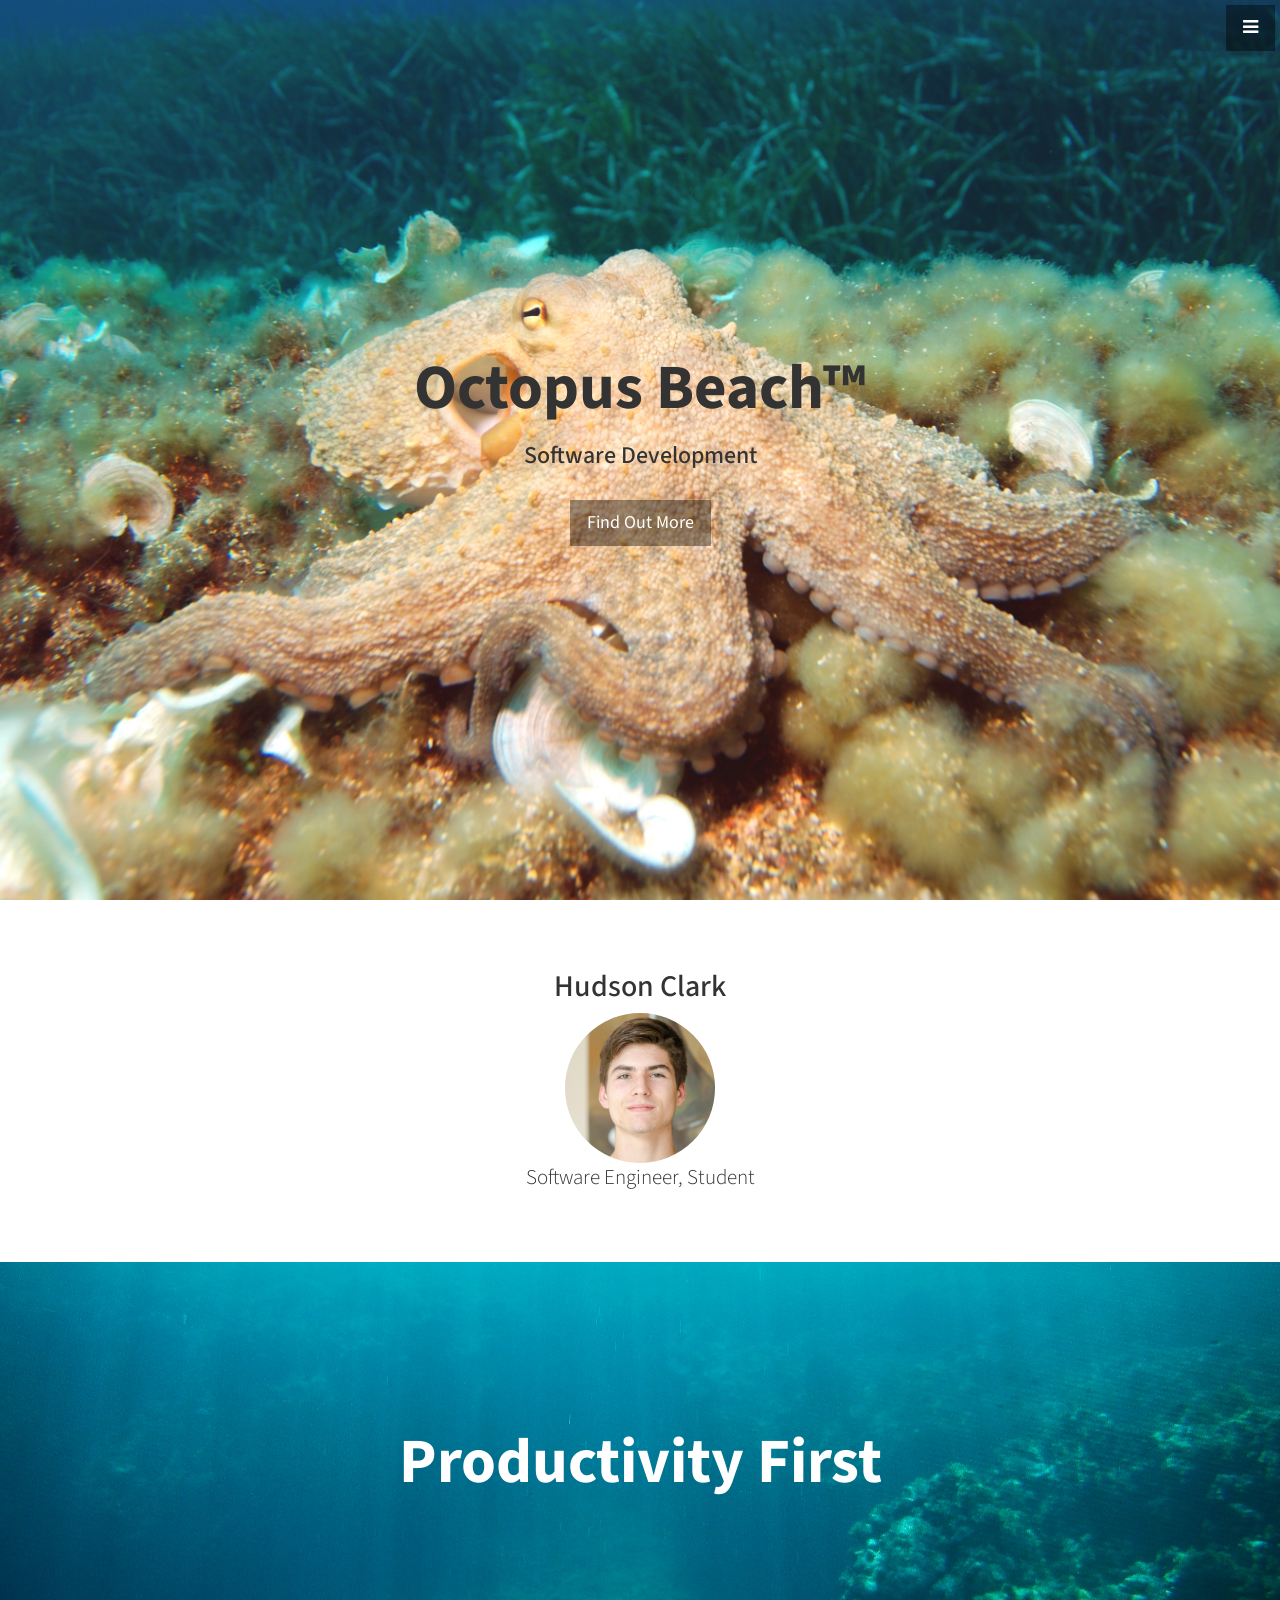
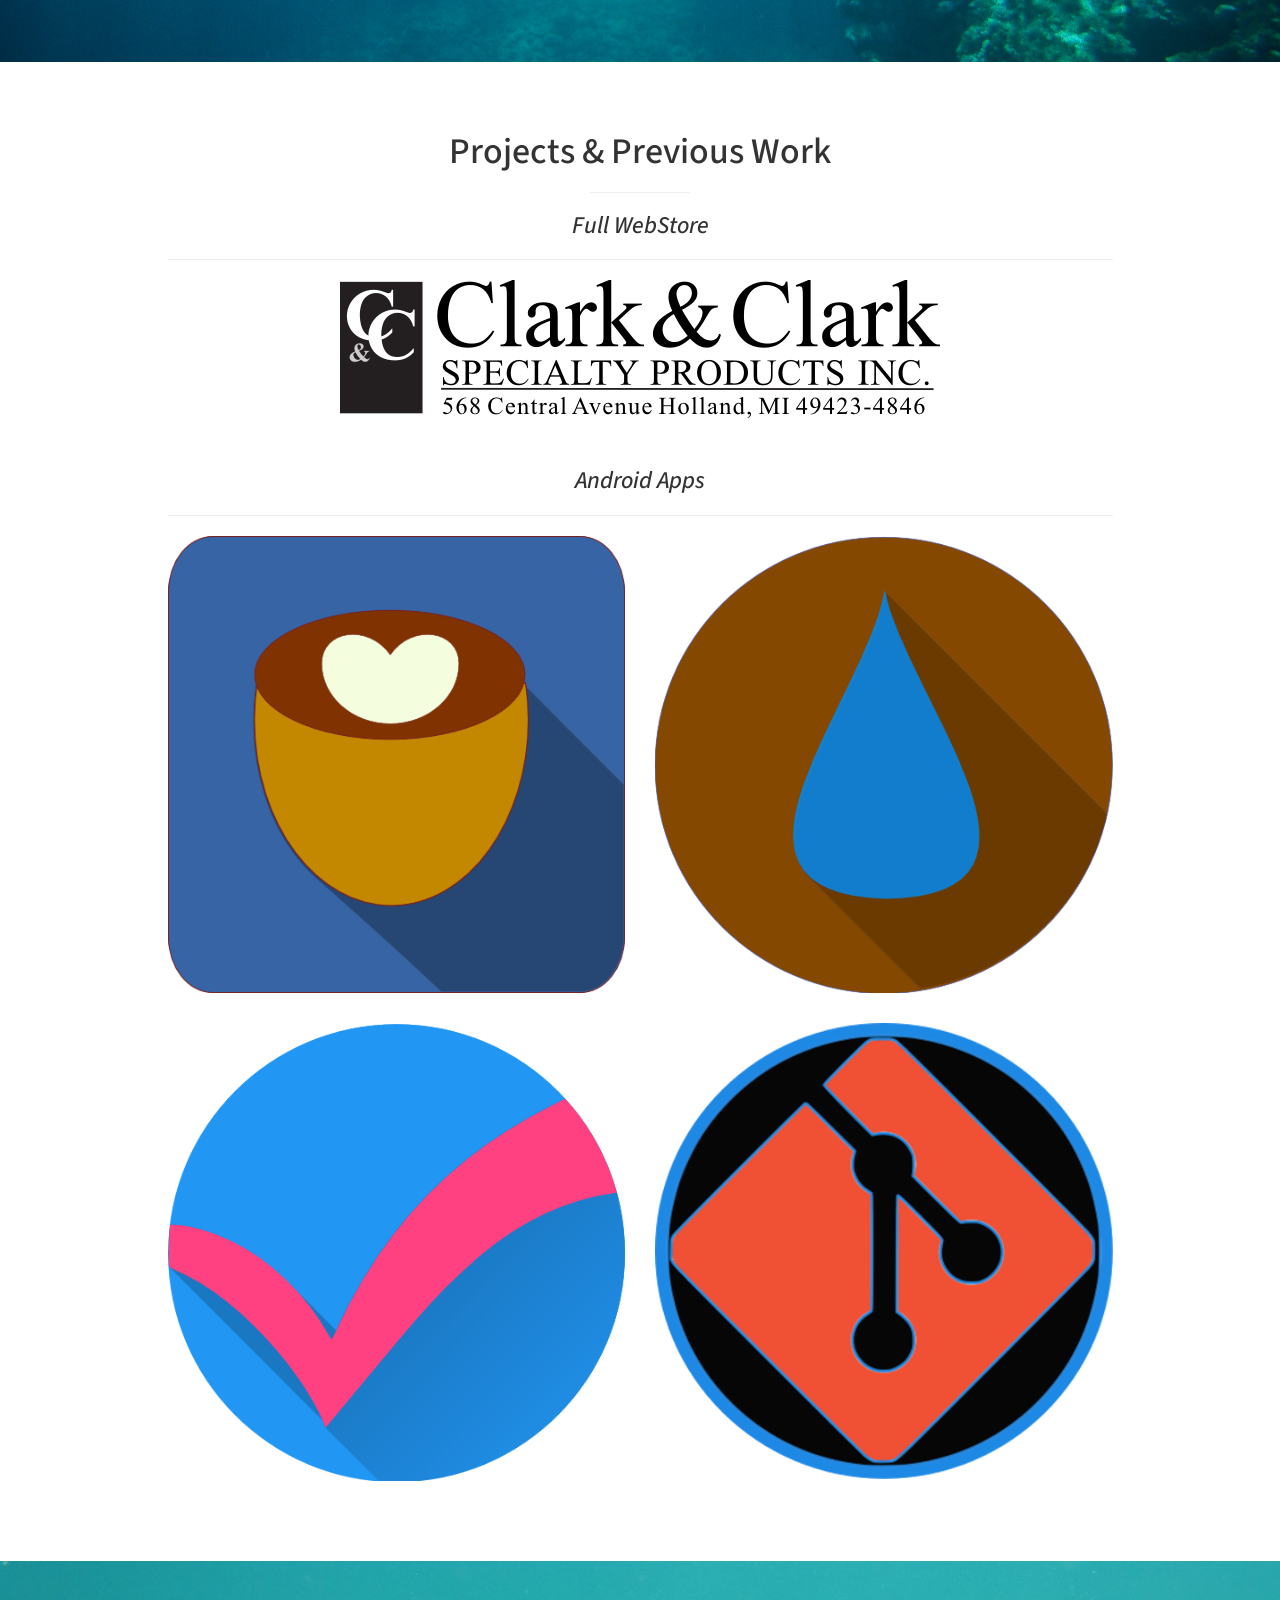
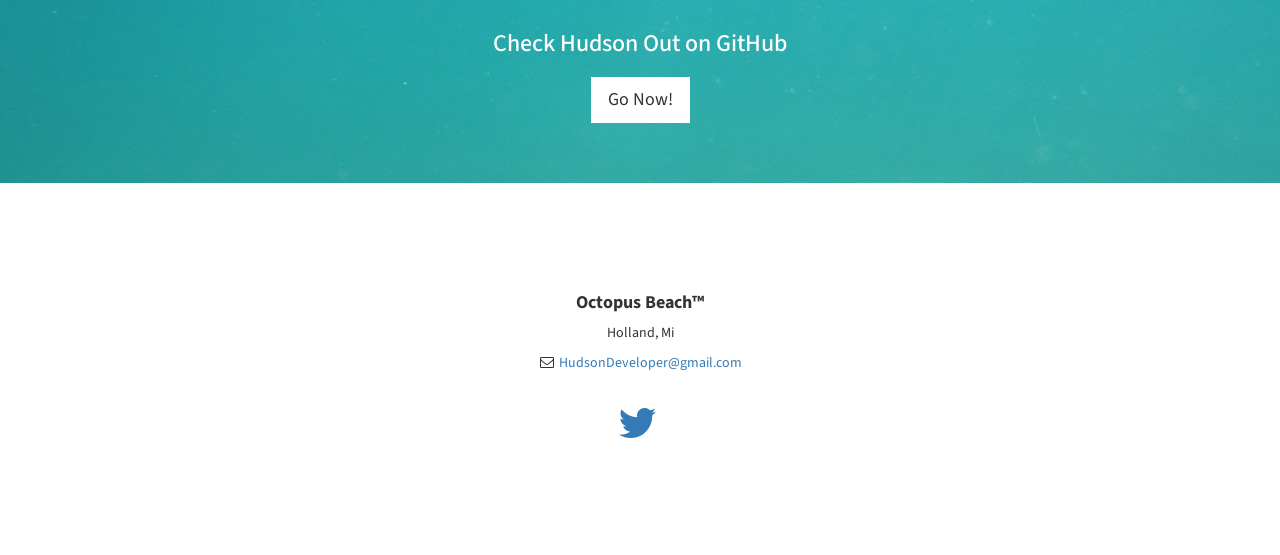
<file: index.html>
<!DOCTYPE html>
<html lang="en">

  <head>

    <meta charset="utf-8">
    <meta http-equiv="X-UA-Compatible" content="IE=edge">
    <meta name="viewport" content="width=device-width, initial-scale=1">
    <meta name="description" content="">
    <meta name="author" content="">

    <title>Octopus Beach™</title>

    <!-- Bootstrap Core CSS -->
    <link href="css/bootstrap.min.css" rel="stylesheet">

    <!-- Custom CSS -->
    <link href="css/stylish-portfolio.css" rel="stylesheet">

    <!-- Custom Fonts -->
    <link href="font-awesome/css/font-awesome.min.css" rel="stylesheet" type="text/css">
    <link href="http://fonts.googleapis.com/css?family=Source+Sans+Pro:300,400,700,300italic,400italic,700italic" rel="stylesheet" type="text/css">

    <!-- HTML5 Shim and Respond.js IE8 support of HTML5 elements and media queries -->
    <!-- WARNING: Respond.js doesn't work if you view the page via file:// -->
    <!--[if lt IE 9]>
      <script src="https://oss.maxcdn.com/libs/html5shiv/3.7.0/html5shiv.js"></script>
      <script src="https://oss.maxcdn.com/libs/respond.js/1.4.2/respond.min.js"></script>
      <![endif]-->

  </head>

  <body>

    <!-- Navigation -->
    <a id="menu-toggle" href="#" class="btn btn-dark btn-lg toggle"><i class="fa fa-bars"></i></a>
    <nav id="sidebar-wrapper">
      <ul class="sidebar-nav">
        <a id="menu-close" href="#" class="btn btn-light btn-lg pull-right toggle"><i class="fa fa-times"></i></a>
        <li class="sidebar-brand">
          <a href="#top"  onclick = $("#menu-close").click(); >Octopus Beach™</a>
        </li>
        <li>
          <a href="#top" onclick = $("#menu-close").click(); >Home</a>
        </li>
        <li>
          <a href="#about" onclick = $("#menu-close").click(); >About</a>
        </li>
        <li>
          <a href="#portfolio" onclick = $("#menu-close").click(); >Projects & Previous Work</a>
        </li>
        <li>
          <a href="#contact" onclick = $("#menu-close").click(); >Contact</a>
        </li>
      </ul>
    </nav>

    <!-- Header -->
    <header id="top" class="header">
      <div class="text-vertical-center">
        <h1>Octopus Beach™</h1>
        <h3>Software Development</h3>
        <br>
        <a href="#about" class="btn btn-dark btn-lg">Find Out More</a>
      </div>
    </header>

    <!-- About -->
    <section id="about" class="about">
      <div class="container">
        <div class="row">
          <div class="col-lg-12 text-center">
            <h2>Hudson Clark</h2>
            <img id="me" class="img-circle" src="img/me.jpg">
            <p class="lead">Software Engineer, Student</p> </div>
        </div>
      </div>
      </div>
      <!-- /.row -->
      </div>
      <!-- /.container -->
    </section>

    <!-- Callout -->
    <aside class="callout">
      <div class="text-vertical-center">
        <h1>Productivity First</h1>
      </div>
    </aside>

    <!-- Portfolio -->
    <section id="portfolio" class="portfolio">
      <div class="container">
        <div class="row">
          <div class="col-lg-10 col-lg-offset-1 text-center">
            <h1>Projects & Previous Work</h1>
            <hr class="small">
            <h3><em>Full WebStore</em></h3>
            <hr>
            <div class="row">
              <div class="center-block">
                <div class="portfolio-item">
                  <a href="http://clarkandclarkinc.com">
                    <img class="img-portfolio img-responsive" src="img/rectangle-logo.png">
                  </a>
                </div>
              </div>
            </div>
            <h3><em>Android Apps</em></h3>
            <hr>
            <div class="row">
              <div class="col-md-6">
                <div class="portfolio-item">
                  <a href="https://github.com/Hudson49423/espressolog">
                    <img class="img-portfolio img-responsive" src="img/hires.png">
                  </a>
                </div>
              </div>
              <div class="col-md-6">
                <div class="portfolio-item">
                  <a href="https://github.com/Hudson49423/pouroverplus">
                    <img class="img-portfolio img-responsive" src="img/pop_hires.png">
                  </a>
                </div>
              </div>
              <div class="col-md-6">
                <div class="portfolio-item">
                  <a href="https://github.com/Hudson49423/restassured">
                    <img class="img-portfolio img-responsive" src="img/restassured.png">
                  </a>
                </div>
              </div>
              <div class="col-md-6">
                <div class="portfolio-item">
                  <a href="https://github.com/Hudson49423/wearforgit">
                    <img class="img-portfolio img-responsive" src="img/wearforgit.png">
                  </a>
                </div>
              </div>
            </div>
          </div>
        </div>
      </div>
    </section>

    <!-- Call to Action -->
    <aside class="call-to-action bg-primary">
      <div class="container">
        <div class="row">
          <div class="col-lg-12 text-center">
            <h3>Check Hudson Out on GitHub</h3>
            <a href="http://github.com/hudson49423" class="btn btn-lg btn-light">Go Now!</a>
          </div>
        </div>
      </div>
    </aside>

    <!-- Footer -->
    <footer>
      <section id="contact">
        <div class="container">
          <div class="row">
            <div class="col-lg-10 col-lg-offset-1 text-center">
              <h4><strong>Octopus Beach™</strong>
              </h4>
              <p>Holland, Mi</p>
              <ul class="list-unstyled">
                <li><i class="fa fa-envelope-o fa-fw"></i>  <a href="mailto:hudsondeveloper@gmail.com">HudsonDeveloper@gmail.com</a>
                </li>
              </ul>
              <br>
              <ul class="list-inline">
                <li>
                  <a href="#"><i class="fa fa-twitter fa-fw fa-3x"></i></a>
                </li>
              </ul>
            </div>
          </div>
        </div>
      </section>
    </footer>

    <!-- jQuery -->
    <script src="js/jquery.js"></script>

    <!-- Bootstrap Core JavaScript -->
    <script src="js/bootstrap.min.js"></script>

    <!-- Custom Theme JavaScript -->
    <script>
// Closes the sidebar menu
$("#menu-close").click(function(e) {
  e.preventDefault();
  $("#sidebar-wrapper").toggleClass("active");
});

// Opens the sidebar menu
$("#menu-toggle").click(function(e) {
  e.preventDefault();
  $("#sidebar-wrapper").toggleClass("active");
});

// Scrolls to the selected menu item on the page
$(function() {
  $('a[href*=#]:not([href=#])').click(function() {
    if (location.pathname.replace(/^\//, '') == this.pathname.replace(/^\//, '') || location.hostname == this.hostname) {

      var target = $(this.hash);
    target = target.length ? target : $('[name=' + this.hash.slice(1) + ']');
    if (target.length) {
      $('html,body').animate({
        scrollTop: target.offset().top
      }, 1000);
      return false;
    }
  }
  });
});
    </script>

  </body>

</html>
</file>
<file: css/stylish-portfolio.css>
/*!
 * Start Bootstrap - Stylish Portfolio Bootstrap Theme (http://startbootstrap.com)
 * Code licensed under the Apache License v2.0.
 * For details, see http://www.apache.org/licenses/LICENSE-2.0.
 */

/* Global Styles */

html,
body {
    width: 100%;
    height: 100%;
}

body {
    font-family: "Source Sans Pro","Helvetica Neue",Helvetica,Arial,sans-serif;
}

.text-vertical-center {
    display: table-cell;
    text-align: center;
    vertical-align: middle;
}

.text-vertical-center h1 {
    margin: 0;
    padding: 0;
    font-size: 4.5em;
    font-weight: 700;
}

#me {
	height: 150px;
	width: 150px;
}

/* Custom Button Styles */

.btn-dark {
    border-radius: 0;
    color: #fff;
    background-color: rgba(0,0,0,0.4);
}

.btn-dark:hover,
.btn-dark:focus,
.btn-dark:active {
    color: #fff;
    background-color: rgba(0,0,0,0.7);
}

.btn-light {
    border-radius: 0;
    color: #333;
    background-color: rgb(255,255,255);
}

.btn-light:hover,
.btn-light:focus,
.btn-light:active {
    color: #333;
    background-color: rgba(255,255,255,0.8);
}

/* Custom Horizontal Rule */

hr.small {
    max-width: 100px;
}

/* Side Menu */

#sidebar-wrapper {
    z-index: 1000;
    position: fixed;
    right: 0;
    width: 250px;
    height: 100%;
    margin-right: -250px;
    overflow-y: auto;
    background: #222;
    -webkit-transition: all 0.4s ease 0s;
    -moz-transition: all 0.4s ease 0s;
    -ms-transition: all 0.4s ease 0s;
    -o-transition: all 0.4s ease 0s;
    transition: all 0.4s ease 0s;
}

.sidebar-nav {
    position: absolute;
    top: 0;
    width: 250px;
    margin: 0;
    padding: 0;
    list-style: none;
}

.sidebar-nav li {
    text-indent: 20px;
    line-height: 40px;
}

.sidebar-nav li a {
    display: block;
    text-decoration: none;
    color: #999;
}

.sidebar-nav li a:hover {
    text-decoration: none;
    color: #fff;
    background: rgba(255,255,255,0.2);
}

.sidebar-nav li a:active,
.sidebar-nav li a:focus {
    text-decoration: none;
}

.sidebar-nav > .sidebar-brand {
    height: 55px;
    font-size: 18px;
    line-height: 55px;
}

.sidebar-nav > .sidebar-brand a {
    color: #999;
}

.sidebar-nav > .sidebar-brand a:hover {
    color: #fff;
    background: none;
}

#menu-toggle {
    z-index: 1;
    position: fixed;
    top: 0;
    right: 0;
}

#sidebar-wrapper.active {
    right: 250px;
    width: 250px;
    -webkit-transition: all 0.4s ease 0s;
    -moz-transition: all 0.4s ease 0s;
    -ms-transition: all 0.4s ease 0s;
    -o-transition: all 0.4s ease 0s;
    transition: all 0.4s ease 0s;
}

.toggle {
    margin: 5px 5px 0 0;
}

/* Header */

.header {
    display: table;
    position: relative;
    width: 100%;
    height: 100%;
    background: url(../img/octopus.jpg) no-repeat center center scroll;
    -webkit-background-size: cover;
    -moz-background-size: cover;
    background-size: cover;
    -o-background-size: cover;
}

/* About */

.about {
    padding: 50px 0;
}


/* Callout */

.callout {
    display: table;
    width: 100%;
    height: 400px;
    color: #fff;
    background: url(../img/underwater.jpg) no-repeat center center scroll;
    -webkit-background-size: cover;
    -moz-background-size: cover;
    background-size: cover;
    -o-background-size: cover;
}

/* Portfolio */

.portfolio {
    padding: 50px 0;
}

.portfolio-item {
    margin-bottom: 30px;
}

.img-portfolio {
    margin: 0 auto;
}

.img-portfolio:hover {
    opacity: 0.8;
}

/* Call to Action */

.call-to-action {
    padding: 50px 0;
    background: url(../img/deep-dea.jpg) no-repeat center center scroll;
    -webkit-background-size: cover;
    -moz-background-size: cover;
    background-size: cover;
    -o-background-size: cover;
}

.call-to-action .btn {
    margin: 10px;
}


/* Footer */

footer {
    padding: 100px 0;
}
</file>
